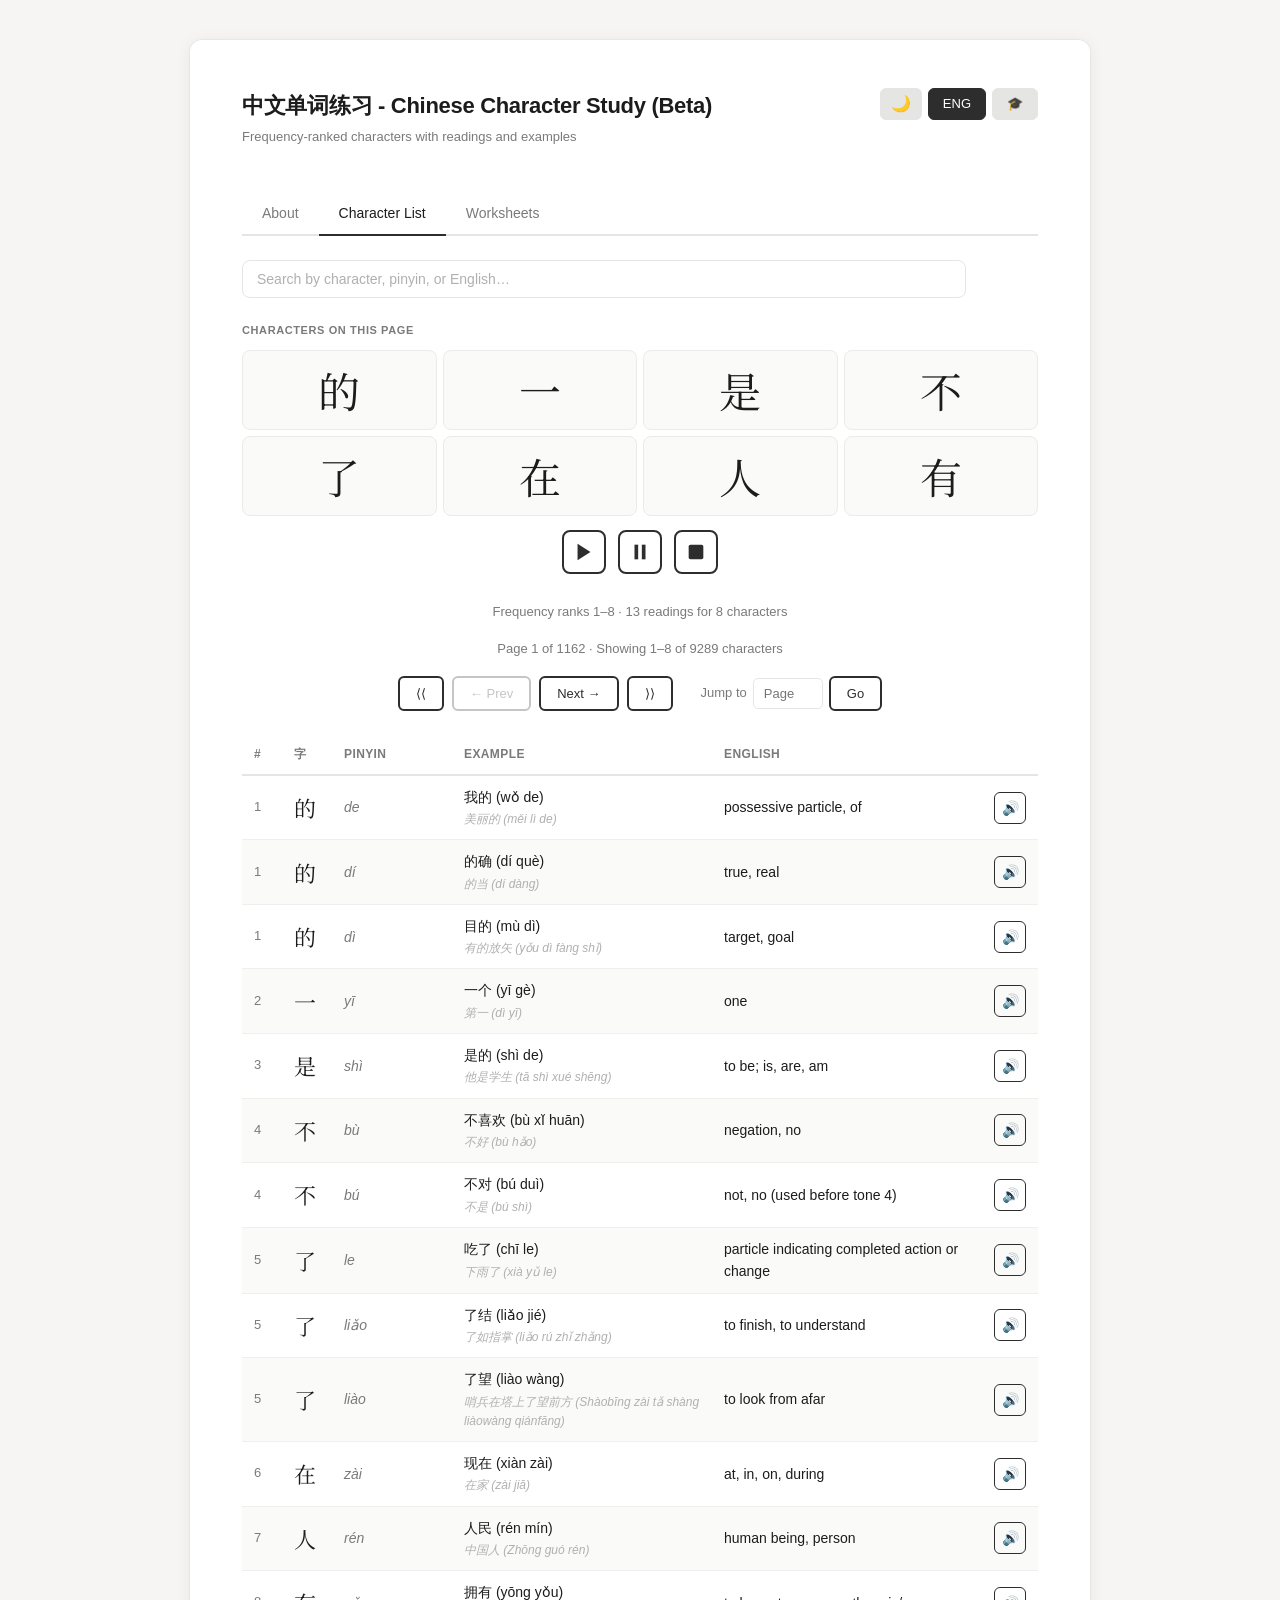
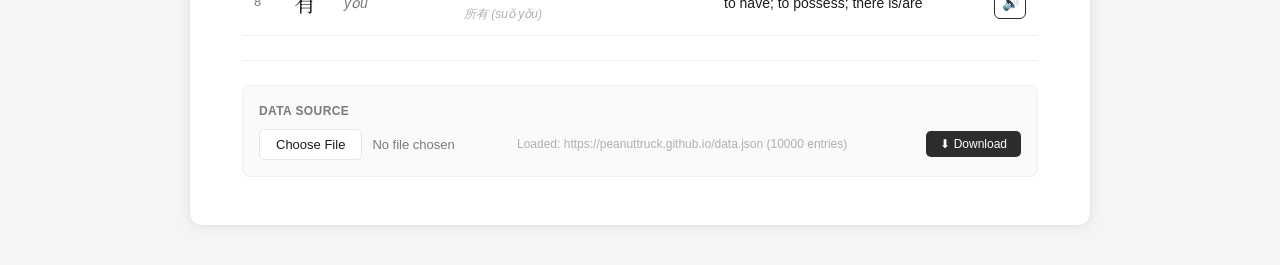
<file: index.html>
<!DOCTYPE html>
<html lang="en" data-theme="light">
<head>
    <meta charset="UTF-8">
    <meta name="viewport" content="width=device-width, initial-scale=1.0">
	<title>中文单词练习 - Chinese Character Study (Beta)</title>
    <link rel="preconnect" href="https://fonts.googleapis.com">
    <link rel="preconnect" href="https://fonts.gstatic.com" crossorigin>
    <link href="https://fonts.googleapis.com/css2?family=Noto+Serif+SC:wght@400;500;600&display=swap" rel="stylesheet">
    <link rel="stylesheet" href="styles.css">
</head>
<body>
    <div class="container">

        <div class="header-row">
            <div>
                <h1>中文单词练习 - Chinese Character Study (Beta)</h1>
		<p class="header-sub" id="header-sub">Frequency-ranked characters with readings and examples</p> <br>
				
            </div>
            <div class="toggle-group">
                <button id="toggle-dark" class="toggle-btn" title="Toggle dark mode">🌙</button>
                <button id="toggle-eng" class="toggle-btn" data-active="false" title="Show English definitions">ENG</button>
                <button id="toggle-study" class="toggle-btn" data-active="false" title="Study mode: hide pinyin &amp; examples">🎓</button>
            </div>
        </div>

        <!-- Navigation -->
        <nav class="top-nav">
            <a href="about.html">About</a>
            <a href="index.html" class="active">Character List</a>
            <a href="worksheets.html">Worksheets</a>
        </nav>

        <!-- Search -->

        <div class="search-bar">
            <input type="text" id="search-input" class="search-input"
                   placeholder="Search by character, pinyin, or English…"
                   autocomplete="off">
            <span class="search-info" id="search-info"></span>
        </div>

        <!-- Large character display grid -->
        <div class="char-grid-section">
            <div class="char-grid-label">Characters on this page</div>
            <div id="cbare" class="char-grid"></div>
            <div class="grid-actions">
                <button id="btn-speak-grid" class="grid-action-btn" title="Read all characters aloud" onclick="speakGrid()">
                    <svg width="22" height="22" viewBox="0 0 24 24" fill="currentColor">
                        <polygon points="5 3 19 12 5 21 5 3"/>
                    </svg>
                </button>
                <button id="btn-pause-grid" class="grid-action-btn" title="Pause" onclick="toggleGridPause()">
                    <svg width="22" height="22" viewBox="0 0 24 24" fill="currentColor">
                        <rect x="6" y="4" width="4" height="16"/>
                        <rect x="14" y="4" width="4" height="16"/>
                    </svg>
                </button>
                <button id="btn-stop-grid" class="grid-action-btn" title="Stop playback" onclick="stopGrid()">
                    <svg width="22" height="22" viewBox="0 0 24 24" fill="currentColor">
                        <rect x="4" y="4" width="16" height="16" rx="2"/>
                    </svg>
                </button>
            </div>
        </div>

		<div class="controls">
			<span class="page-info" id="infospan2"></span>
		</div>

        <!-- Controls: page info -->
        <div class="controls">
			<span class="page-info" id="infospan"></span>
        </div>

        <!-- Pagination -->
        <div class="pagination">
            <button onclick="jumpToPage(1)" title="First page">&#x27E8;&#x27E8;</button>
            <button class="prev" onclick="changePage(-1)">&#x2190; Prev</button>
            <button class="next" onclick="changePage(1)">Next &#x2192;</button>
            <button onclick="jumpToPage(-1)" title="Last page">&#x27E9;&#x27E9;</button>

            <span class="pagination-spacer"></span>

            <span class="jump-group">
                <label for="jump-page">Jump to</label>
                <input type="number" id="jump-page" min="1" placeholder="Page">
                <button onclick="jumpToPage()">Go</button>
            </span>
        </div>

        <!-- Detail table -->
        <div class="detail-section">
            <table id="characters-table">
                <thead></thead>
                <tbody></tbody>
            </table>
        </div>

        <hr>

        <!-- Local file loader -->
        <div class="file-section">
            <span class="file-label">Data source</span>
            <div class="file-row">
                <input type="file" id="local-data" accept=".json" class="file-input">
                <span class="file-status" id="datasource">Loading…</span>
                <button id="btn-download" class="download-btn" onclick="downloadData()" style="display:none" title="Download current data as JSON">⬇ Download</button>
            </div>
        </div>

    </div>
    <script src="script.js"></script>
</body>
</html>
</file>
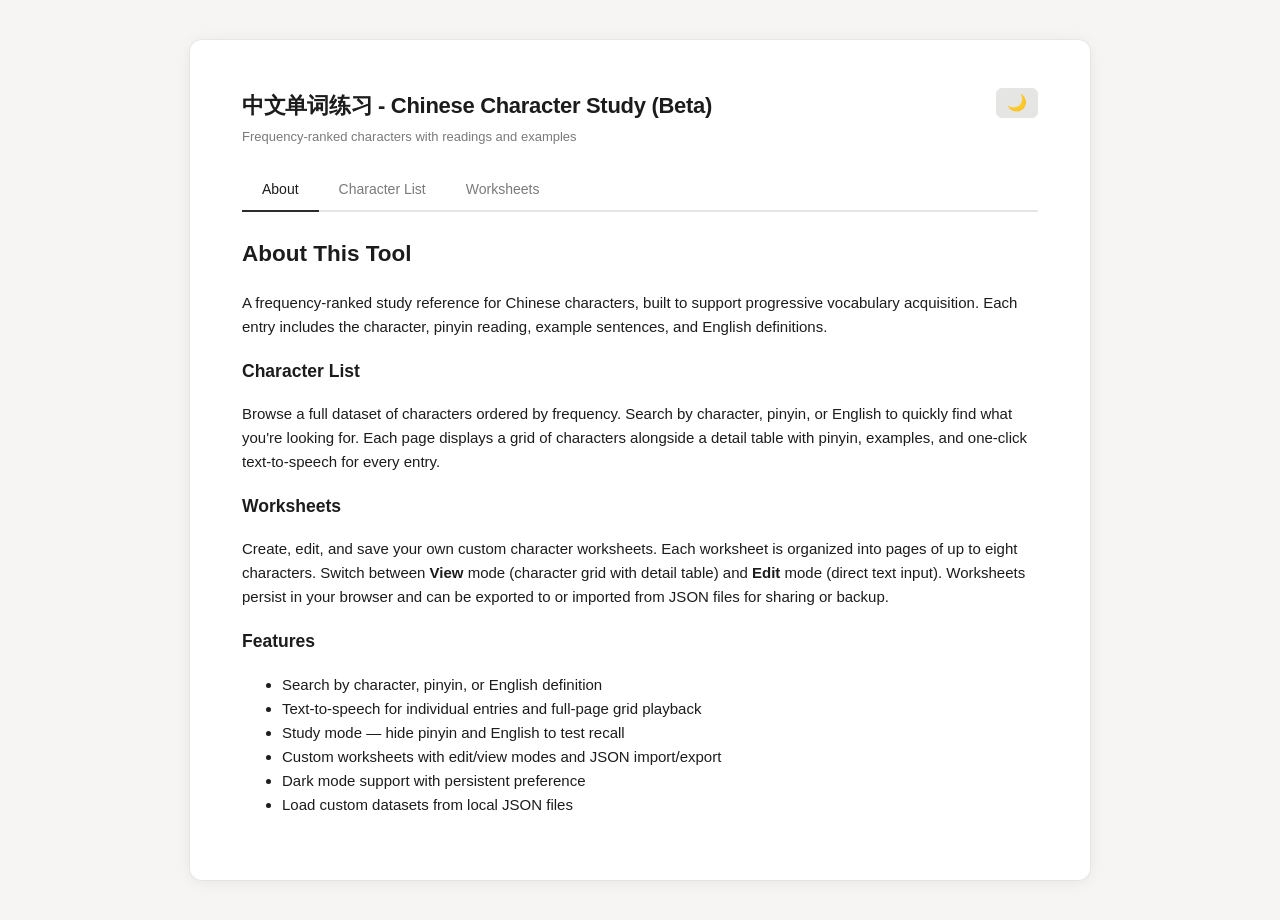
<file: about.html>
<!DOCTYPE html>
<html lang="en" data-theme="light">
<head>
    <meta charset="UTF-8">
    <meta name="viewport" content="width=device-width, initial-scale=1.0">
    <title>About — Chinese Character Study</title>
    <link rel="preconnect" href="https://fonts.googleapis.com">
    <link rel="preconnect" href="https://fonts.gstatic.com" crossorigin>
    <link href="https://fonts.googleapis.com/css2?family=Noto+Serif+SC:wght@400;500;600&display=swap" rel="stylesheet">
    <link rel="stylesheet" href="styles.css">
</head>
<body>
    <div class="container">

        <div class="header-row">
            <div>
                <h1>中文单词练习 - Chinese Character Study (Beta)</h1>
                <p class="header-sub">Frequency-ranked characters with readings and examples</p>
            </div>
            <div class="toggle-group">
                <button id="toggle-dark" class="toggle-btn" title="Toggle dark mode">🌙</button>
            </div>
        </div>

        <!-- Navigation -->
        <nav class="top-nav">
            <a href="about.html" class="active">About</a>
            <a href="index.html">Character List</a>
            <a href="worksheets.html">Worksheets</a>
        </nav>

        <h2>About This Tool</h2>
        <p>
            A frequency-ranked study reference for Chinese characters, built to support
            progressive vocabulary acquisition. Each entry includes the character, pinyin
            reading, example sentences, and English definitions.
        </p>

        <h3>Character List</h3>
        <p>
            Browse a full dataset of characters ordered by frequency. Search by character,
            pinyin, or English to quickly find what you're looking for. Each page displays
            a grid of characters alongside a detail table with pinyin, examples, and
            one-click text-to-speech for every entry.
        </p>

        <h3>Worksheets</h3>
        <p>
            Create, edit, and save your own custom character worksheets. Each worksheet
            is organized into pages of up to eight characters. Switch between <strong>View</strong>
            mode (character grid with detail table) and <strong>Edit</strong> mode (direct text input).
            Worksheets persist in your browser and can be exported to or imported from JSON
            files for sharing or backup.
        </p>

        <h3>Features</h3>
        <ul>
            <li>Search by character, pinyin, or English definition</li>
            <li>Text-to-speech for individual entries and full-page grid playback</li>
            <li>Study mode — hide pinyin and English to test recall</li>
            <li>Custom worksheets with edit/view modes and JSON import/export</li>
            <li>Dark mode support with persistent preference</li>
            <li>Load custom datasets from local JSON files</li>
        </ul>

    </div>

    <!-- Shared dark-mode restoration -->
    <script>
(function () {
    var saved = localStorage.getItem('ccs-dark-mode') || '0';
    document.documentElement.setAttribute('data-theme', saved === '1' ? 'dark' : 'light');
    var btn = document.getElementById('toggle-dark');
    if (btn) btn.textContent = saved === '1' ? '☀' : '🌙';
    if (btn) btn.addEventListener('click', function () {
        var cur = document.documentElement.getAttribute('data-theme');
        var next = cur === 'dark' ? 'light' : 'dark';
        document.documentElement.setAttribute('data-theme', next);
        btn.textContent = next === 'dark' ? '☀' : '🌙';
        localStorage.setItem('ccs-dark-mode', next === 'dark' ? '1' : '0');
    });
})();
    </script>
</body>
</html>
</file>
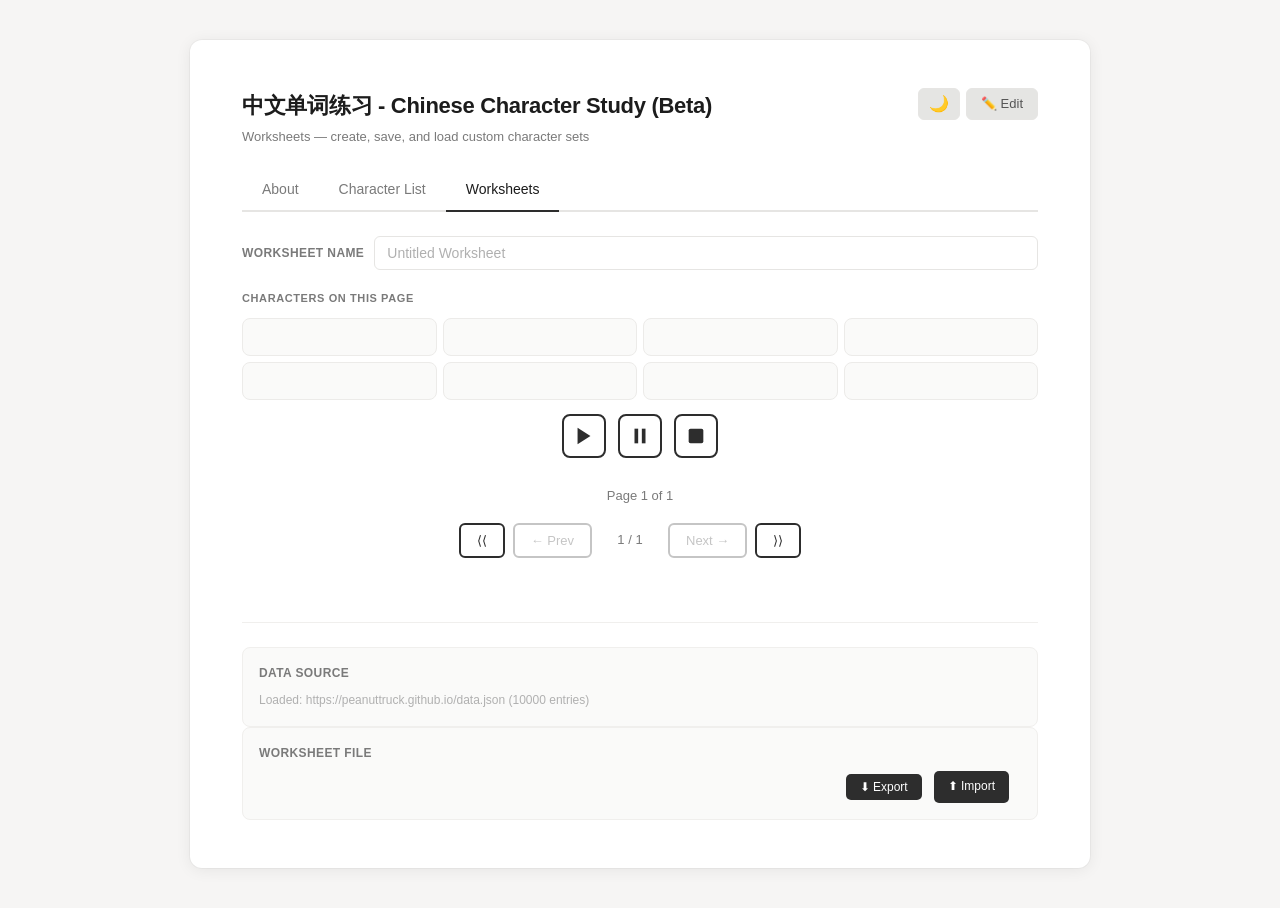
<file: worksheets.html>
<!DOCTYPE html>
<html lang="en" data-theme="light">
<head>
    <meta charset="UTF-8">
    <meta name="viewport" content="width=device-width, initial-scale=1.0">
    <title>Worksheets — Chinese Character Study</title>
    <link rel="preconnect" href="https://fonts.googleapis.com">
    <link rel="preconnect" href="https://fonts.gstatic.com" crossorigin>
    <link href="https://fonts.googleapis.com/css2?family=Noto+Serif+SC:wght@400;500;600&display=swap" rel="stylesheet">
    <link rel="stylesheet" href="styles.css">
</head>
<body>
    <div class="container">

        <div class="header-row">
            <div>
                <h1>中文单词练习 - Chinese Character Study (Beta)</h1>
                <p class="header-sub">Worksheets — create, save, and load custom character sets</p>
            </div>
            <div class="toggle-group">
                <button id="toggle-dark" class="toggle-btn" title="Toggle dark mode">🌙</button>
                <button id="toggle-edit" class="toggle-btn" data-active="false" title="Toggle edit mode">✏️ Edit</button>
            </div>
        </div>

        <!-- Navigation -->
        <nav class="top-nav">
            <a href="about.html">About</a>
            <a href="index.html">Character List</a>
            <a href="worksheets.html" class="active">Worksheets</a>
        </nav>

        <!-- Worksheet title (editable) -->
        <div class="ws-title-row">
            <label class="ws-title-label" for="ws-title">Worksheet name</label>
            <input type="text" id="ws-title" class="ws-title-input" placeholder="Untitled Worksheet" maxlength="80">
        </div>

        <!-- Character grid (view/edit) -->
        <div class="char-grid-section">
            <div class="char-grid-label" id="grid-label">Characters on this page</div>
            <div id="cbare" class="char-grid"></div>
            <div class="grid-actions">
                <button id="btn-speak-grid" class="grid-action-btn" title="Read all characters aloud" onclick="speakGrid()">
                    <svg width="22" height="22" viewBox="0 0 24 24" fill="currentColor">
                        <polygon points="5 3 19 12 5 21 5 3"/>
                    </svg>
                </button>
                <button id="btn-pause-grid" class="grid-action-btn" title="Pause" onclick="toggleGridPause()">
                    <svg width="22" height="22" viewBox="0 0 24 24" fill="currentColor">
                        <rect x="6" y="4" width="4" height="16"/>
                        <rect x="14" y="4" width="4" height="16"/>
                    </svg>
                </button>
                <button id="btn-stop-grid" class="grid-action-btn" title="Stop playback" onclick="stopGrid()">
                    <svg width="22" height="22" viewBox="0 0 24 24" fill="currentColor">
                        <rect x="4" y="4" width="16" height="16" rx="2"/>
                    </svg>
                </button>
            </div>

            <!-- Save button (edit mode only) -->
            <div id="save-row" class="save-row" style="display:none">
                <button id="btn-save" class="ws-save-btn" onclick="saveWorksheet()">💾 Save Worksheet</button>
                <span class="save-status" id="save-status"></span>
            </div>
        </div>

        <!-- Page info -->
        <div class="controls">
            <span class="page-info" id="infospan"></span>
        </div>

        <!-- Pagination -->
        <div class="pagination" id="pagination-row">
            <button onclick="jumpToPage(1)" title="First page">&#x27E8;&#x27E8;</button>
            <button class="prev" onclick="changePage(-1)">&#x2190; Prev</button>
            <span class="page-indicator" id="page-indicator"></span>
            <button class="next" onclick="changePage(1)">Next &#x2192;</button>
            <button onclick="jumpToPage(-1)" title="Last page">&#x27E9;&#x27E9;</button>

            <span class="pagination-spacer"></span>

            <!-- Page management (edit mode only) -->
            <span id="page-mgmt" class="page-mgmt" style="display:none">
                <button class="page-mgmt-btn" onclick="addPage()" title="Add a new page after current">+ Page</button>
                <button class="page-mgmt-btn page-mgmt-remove" onclick="removePage()" title="Remove current page">− Page</button>
            </span>
        </div>

        <!-- Sub info -->
        <div class="controls">
            <span class="page-info" id="infospan2"></span>
        </div>

        <!-- Detail table -->
        <div class="detail-section">
            <table id="characters-table">
                <thead></thead>
                <tbody></tbody>
            </table>
        </div>

        <hr>

        <!-- Data source status -->
        <div class="file-section">
            <span class="file-label">Data source</span>
            <div class="file-row">
                <span class="file-status" id="datasource">Loading…</span>
            </div>
        </div>

        <!-- Import / Export -->
        <div class="file-section">
            <span class="file-label">Worksheet file</span>
            <div class="file-row">
                <button class="download-btn" onclick="exportWorksheet()" title="Download worksheet as JSON">⬇ Export</button>
                <label class="import-btn" title="Load worksheet from a JSON file">
                    ⬆ Import
                    <input type="file" id="ws-import-file" accept=".json" onchange="importWorksheet(event)" style="display:none">
                </label>
                <span class="file-status" id="import-status"></span>
            </div>
        </div>

    </div>
    <script src="worksheet.js"></script>
</body>
</html>
</file>
<file: styles.css>
/* ═══════════════════════════════════════════════════════════════════════════
   Chinese Character Study — Modern Minimalist
   Greyscale palette with subtle pale accents.  Light + Dark themes.
   ═══════════════════════════════════════════════════════════════════════════ */

/* ── Light theme (default) ───────────────────────────────────────────────── */
:root,
[data-theme="light"] {
    --bg:            #f6f5f4;
    --surface:       #ffffff;
    --text:          #1c1c1c;
    --text-muted:    #7a7a7a;
    --text-faint:    #b0b0b0;
    --border:        #e6e5e3;
    --border-light:  #f0efed;
    --hover:         #f2f1f0;
    --char-bg:       #fafaf9;
    --char-border:   #ecebe9;
    --btn-bg:        #2d2d2d;
    --btn-hover:     #1a1a1a;
    --btn-disabled:  #c5c5c5;
    --toggle-off:    #e5e5e3;
    --toggle-on:     #2d2d2d;
    --toggle-text:   #555;
    --toggle-text-on:#fff;
    --shadow-sm:     0 1px 2px rgba(0,0,0,0.04);
    --shadow-md:     0 2px 16px rgba(0,0,0,0.07), 0 0 0 1px rgba(0,0,0,0.03);
    --study-hidden:  #d5d5d3;
    --search-bg:     #fafaf9;
    --input-bg:      #ffffff;
    --font-serif:    'Noto Serif SC', 'Songti SC', 'SimSun', serif;
}

/* ── Dark theme ──────────────────────────────────────────────────────────── */
[data-theme="dark"] {
    --bg:            #1a1a1c;
    --surface:       #242426;
    --text:          #e4e4e4;
    --text-muted:    #9a9a9a;
    --text-faint:    #666;
    --border:        #38383a;
    --border-light:  #303032;
    --hover:         #2c2c2e;
    --char-bg:       #2a2a2c;
    --char-border:   #363638;
    --btn-bg:        #e4e4e4;
    --btn-hover:     #ffffff;
    --btn-disabled:  #444;
    --toggle-off:    #38383a;
    --toggle-on:     #e4e4e4;
    --toggle-text:   #9a9a9a;
    --toggle-text-on:#1a1a1c;
    --shadow-sm:     0 1px 2px rgba(0,0,0,0.2);
    --shadow-md:     0 2px 16px rgba(0,0,0,0.35), 0 0 0 1px rgba(255,255,255,0.04);
    --study-hidden:  #48484a;
    --search-bg:     #2a2a2c;
    --input-bg:      #2a2a2c;
    --font-serif:    'Noto Serif SC', 'Songti SC', 'SimSun', serif;
}

/* ── Base ────────────────────────────────────────────────────────────────── */
*, *::before, *::after { box-sizing: border-box; }

body {
    margin: 0;
    padding: 0;
    font-family: -apple-system, BlinkMacSystemFont, 'Segoe UI', Roboto,
                 'Helvetica Neue', Arial, sans-serif;
    font-size: 15px;
    line-height: 1.6;
    color: var(--text);
    background: var(--bg);
    -webkit-font-smoothing: antialiased;
    transition: background 0.2s, color 0.2s;
}

/* ── Container ───────────────────────────────────────────────────────────── */
.container {
    max-width: 900px;
    margin: 40px auto;
    padding: 48px 52px;
    background: var(--surface);
    border-radius: 12px;
    box-shadow: var(--shadow-md);
    transition: background 0.2s, box-shadow 0.2s;
}

@media (max-width: 960px) {
    .container {
        margin: 16px;
        padding: 28px 22px;
        border-radius: 8px;
    }
}

/* ── Header ──────────────────────────────────────────────────────────────── */
.header-row {
    display: flex;
    align-items: flex-start;
    justify-content: space-between;
    gap: 16px;
    margin-bottom: 20px;
    flex-wrap: wrap;
}

h1 {
    margin: 0 0 4px;
    font-size: 22px;
    font-weight: 600;
    color: var(--text);
    letter-spacing: -0.3px;
}

.header-sub {
    margin: 0;
    font-size: 13px;
    color: var(--text-muted);
}

/* ── Toggle buttons ──────────────────────────────────────────────────────── */
.toggle-group {
    display: flex;
    gap: 6px;
    flex-shrink: 0;
}

.toggle-btn {
    padding: 6px 14px;
    font-size: 13px;
    font-family: inherit;
    font-weight: 500;
    color: var(--toggle-text);
    background: var(--toggle-off);
    border: 1px solid var(--border);
    border-radius: 6px;
    cursor: pointer;
    transition: background 0.15s, color 0.15s, border-color 0.15s;
    white-space: nowrap;
    line-height: 1.4;
}

.toggle-btn:hover {
    border-color: var(--text-muted);
}

.toggle-btn[data-active="true"] {
    color: var(--toggle-text-on);
    background: var(--btn-bg);
    border-color: var(--btn-bg);
}

#toggle-dark {
    font-size: 16px;
    padding: 6px 10px;
    line-height: 1;
}

/* ── Top Navigation ──────────────────────────────────────────────────────── */
.top-nav {
    display: flex;
    gap: 0;
    margin-bottom: 24px;
    border-bottom: 2px solid var(--border);
}

.top-nav a {
    display: inline-block;
    padding: 10px 20px;
    font-size: 14px;
    font-weight: 500;
    color: var(--text-muted);
    text-decoration: none;
    border-bottom: 2px solid transparent;
    margin-bottom: -2px;
    transition: color 0.15s, border-color 0.15s;
}

.top-nav a:hover {
    color: var(--text);
    border-bottom-color: var(--text-faint);
}

.top-nav a.active {
    color: var(--text);
    border-bottom-color: var(--btn-bg);
}

/* ── Search bar ──────────────────────────────────────────────────────────── */
.search-bar {
    display: flex;
    align-items: center;
    gap: 12px;
    margin-bottom: 24px;
}

.search-input {
    flex: 1;
    padding: 10px 14px;
    font-size: 14px;
    font-family: inherit;
    color: var(--text);
    background: var(--input-bg);
    border: 1px solid var(--border);
    border-radius: 8px;
    outline: none;
    transition: border-color 0.15s, background 0.2s;
}

.search-input:focus {
    border-color: var(--text-muted);
}

.search-input::placeholder {
    color: var(--text-faint);
}

.search-info {
    font-size: 12px;
    color: var(--text-faint);
    white-space: nowrap;
    min-width: 60px;
    text-align: right;
}

/* ── Character Grid ──────────────────────────────────────────────────────── */
.char-grid-section {
    margin-bottom: 28px;
}

.char-grid-label {
    font-size: 11px;
    font-weight: 600;
    text-transform: uppercase;
    letter-spacing: 0.6px;
    color: var(--text-muted);
    margin-bottom: 10px;
}

/* ── Grid action buttons (play / pause / stop) ──────────────────────────── */
.grid-actions {
    display: flex;
    justify-content: center;
    gap: 12px;
    margin-top: 14px;
}

.grid-action-btn {
    display: inline-flex;
    align-items: center;
    justify-content: center;
    width: 44px;
    height: 44px;
    padding: 0;
    background: transparent;
    color: var(--btn-bg);
    border: 2px solid var(--btn-bg);
    border-radius: 8px;
    cursor: pointer;
    transition: background 0.15s, color 0.15s, border-color 0.15s, transform 0.1s;
}

.grid-action-btn:hover {
    transform: scale(1.06);
}

.grid-action-btn:active {
    transform: scale(0.94);
}

.grid-action-btn.active {
    background: var(--btn-bg);
    color: var(--toggle-text-on);
    border-color: var(--btn-bg);
}

.grid-action-btn.active:hover {
    background: var(--btn-hover);
    border-color: var(--btn-hover);
}

.grid-action-btn svg {
    display: block;
}

.char-grid {
    display: grid;
    grid-template-columns: repeat(4, 1fr);
    gap: 6px;
}

@media (max-width: 520px) {
    .char-grid {
        grid-template-columns: repeat(2, 1fr);
    }
}

.char-cell {
    display: flex;
    align-items: center;
    justify-content: center;
    padding: 18px 8px;
    font-family: var(--font-serif);
    font-size: 42px;
    font-weight: 400;
    background: var(--char-bg);
    border: 1px solid var(--char-border);
    border-radius: 8px;
    line-height: 1;
    cursor: default;
    transition: background 0.2s, border-color 0.2s, filter 0.2s, transform 0.15s, box-shadow 0.15s;
}

.char-cell:hover {
    transform: translateY(-2px);
    box-shadow: 0 3px 10px rgba(0,0,0,0.07);
    border-color: var(--btn-bg);
}

/* ── Detail Table ────────────────────────────────────────────────────────── */
.detail-section {
    margin-bottom: 16px;
}

#characters-table {
    width: 100%;
    border-collapse: collapse;
    font-size: 14px;
}

#characters-table thead th {
    padding: 10px 12px;
    text-align: left;
    font-weight: 600;
    font-size: 12px;
    text-transform: uppercase;
    letter-spacing: 0.4px;
    color: var(--text-muted);
    border-bottom: 2px solid var(--border);
    white-space: nowrap;
}

#characters-table td {
    padding: 10px 12px;
    border-bottom: 1px solid var(--border-light);
    vertical-align: middle;
    transition: color 0.15s;
}

#characters-table tbody tr:hover {
    background: var(--hover);
}

#characters-table tbody tr:nth-child(even) {
    background: var(--char-bg);
}

#characters-table tbody tr:nth-child(even):hover {
    background: var(--hover);
}

#characters-table td:nth-child(1) { /* rank */
    width: 40px;
    color: var(--text-muted);
    font-size: 13px;
}

#characters-table td:nth-child(2) { /* character */
    font-family: var(--font-serif);
    font-size: 22px;
    font-weight: 400;
    width: 50px;
}

#characters-table td:nth-child(3) { /* pinyin */
    font-style: italic;
    color: var(--text-muted);
    width: 120px;
}

#characters-table td:nth-child(4) { /* example */
    width: 260px;
}

/* ── English column visibility ──────────────────────────────────────────── */
.hide-eng .col-eng {
    display: none;
}

/* ── Responsive table: drop fixed column widths on narrow screens ─────── */
@media (max-width: 640px) {
    #characters-table td:nth-child(3),
    #characters-table td:nth-child(4) {
        width: auto;
    }
}

/* ── Extra example ──────────────────────────────────────────────────────── */
.extra-example {
    display: block;
    font-size: 12px;
    color: var(--text-faint);
    margin-top: 2px;
    font-style: italic;
}

/* ── Page transitions ──────────────────────────────────────────────────── */
#cbare,
#characters-table tbody {
    transition: opacity 0.12s;
}

/* ── Study mode — blur grid, hide detail table ─────────────────────────── */
.study-mode .detail-section {
    display: none;
}

.study-mode .char-cell {
    filter: blur(12px);
}

/* ── Controls ────────────────────────────────────────────────────────────── */
.controls {
    display: flex;
    align-items: center;
    justify-content: center;
    margin-bottom: 16px;
}

.page-info {
    font-size: 13px;
    color: var(--text-muted);
}

/* ── Pagination ──────────────────────────────────────────────────────────── */
.pagination {
    display: flex;
    align-items: center;
    justify-content: center;
    flex-wrap: wrap;
    gap: 8px;
    margin-bottom: 24px;
}

.pagination button {
    padding: 8px 16px;
    font-size: 13px;
    font-family: inherit;
    font-weight: 500;
    color: var(--btn-bg);
    background: transparent;
    border: 2px solid var(--btn-bg);
    border-radius: 6px;
    cursor: pointer;
    transition: background 0.15s, color 0.15s, border-color 0.15s;
}

.pagination button:hover:not(:disabled) {
    background: var(--btn-bg);
    color: var(--toggle-text-on);
}

.pagination button:disabled {
    color: var(--btn-disabled);
    border-color: var(--btn-disabled);
    background: transparent;
    cursor: default;
}

.pagination-spacer {
    width: 12px;
}

.jump-group {
    display: flex;
    align-items: center;
    gap: 6px;
    font-size: 13px;
    color: var(--text-muted);
}

.jump-group input[type="number"] {
    width: 70px;
    padding: 7px 10px;
    font-size: 13px;
    font-family: inherit;
    border: 1px solid var(--border);
    border-radius: 5px;
    background: var(--input-bg);
    color: var(--text);
    outline: none;
    transition: border-color 0.15s, background 0.2s;
}

.jump-group input[type="number"]:focus {
    border-color: var(--text-muted);
}

/* ── File section ────────────────────────────────────────────────────────── */
.file-section {
    padding: 16px;
    background: var(--char-bg);
    border: 1px solid var(--border-light);
    border-radius: 8px;
    transition: background 0.2s, border-color 0.2s;
}

.file-label {
    display: block;
    font-size: 12px;
    font-weight: 600;
    text-transform: uppercase;
    letter-spacing: 0.4px;
    color: var(--text-muted);
    margin-bottom: 8px;
}

.file-row {
    display: flex;
    align-items: center;
    gap: 12px;
    flex-wrap: wrap;
}

.file-input {
    font-size: 13px;
    color: var(--text-muted);
}

.file-input::file-selector-button {
    padding: 7px 16px;
    font-size: 13px;
    font-family: inherit;
    font-weight: 500;
    color: var(--text);
    background: var(--surface);
    border: 1px solid var(--border);
    border-radius: 5px;
    cursor: pointer;
    margin-right: 10px;
    transition: background 0.15s;
}

.file-input::file-selector-button:hover {
    background: var(--hover);
}

.file-status {
    font-size: 12px;
    color: var(--text-faint);
}

.download-btn {
    padding: 6px 14px;
    font-size: 12px;
    font-family: inherit;
    font-weight: 500;
    color: var(--toggle-text-on);
    background: var(--btn-bg);
    border: none;
    border-radius: 5px;
    cursor: pointer;
    transition: background 0.15s;
    margin-left: auto;
}

.download-btn:hover {
    background: var(--btn-hover);
}

/* ── Speak button ────────────────────────────────────────────────────────── */
.col-audio {
    width: 40px;
    text-align: center;
}

.speak-btn {
    display: inline-flex;
    align-items: center;
    justify-content: center;
    width: 32px;
    height: 32px;
    padding: 0;
    font-size: 14px;
    line-height: 1;
    color: var(--btn-bg);
    background: transparent;
    border: 1.5px solid var(--btn-bg);
    border-radius: 6px;
    cursor: pointer;
    transition: background 0.15s, color 0.15s, border-color 0.15s;
}

.speak-btn:hover {
    background: var(--btn-bg);
    color: var(--toggle-text-on);
}

.speak-btn:active {
    background: var(--btn-hover);
    color: var(--toggle-text-on);
}

/* ── Divider ─────────────────────────────────────────────────────────────── */
hr {
    border: none;
    border-top: 1px solid var(--border-light);
    margin: 24px 0;
}

/* ── Worksheet: title row ────────────────────────────────────────────────── */
.ws-title-row {
    display: flex;
    align-items: center;
    gap: 10px;
    margin-bottom: 20px;
}

.ws-title-label {
    font-size: 12px;
    font-weight: 600;
    text-transform: uppercase;
    letter-spacing: 0.4px;
    color: var(--text-muted);
    white-space: nowrap;
}

.ws-title-input {
    flex: 1;
    padding: 8px 12px;
    font-size: 14px;
    font-family: inherit;
    color: var(--text);
    background: var(--input-bg);
    border: 1px solid var(--border);
    border-radius: 6px;
    outline: none;
    transition: border-color 0.15s, background 0.2s;
}

.ws-title-input:focus {
    border-color: var(--text-muted);
}

.ws-title-input::placeholder {
    color: var(--text-faint);
}

/* ── Worksheet: edit-mode character inputs ──────────────────────────────── */
.char-input {
    display: flex;
    align-items: center;
    justify-content: center;
    padding: 18px 8px;
    font-family: var(--font-serif);
    font-size: 42px;
    font-weight: 400;
    color: var(--text);
    background: var(--char-bg);
    border: 1px dashed var(--char-border);
    border-radius: 8px;
    line-height: 1;
    text-align: center;
    width: 100%;
    outline: none;
    transition: border-color 0.15s, background 0.2s, box-shadow 0.15s;
}

.char-input:focus {
    border-color: var(--btn-bg);
    border-style: solid;
    background: var(--input-bg);
    box-shadow: 0 0 0 2px var(--border);
}

.char-input::placeholder {
    color: var(--text-faint);
    font-size: 16px;
    font-family: -apple-system, BlinkMacSystemFont, 'Segoe UI', Roboto, sans-serif;
}

/* ── Worksheet: save row ────────────────────────────────────────────────── */
.save-row {
    display: flex;
    align-items: center;
    justify-content: center;
    gap: 12px;
    margin-top: 16px;
}

.ws-save-btn {
    padding: 10px 24px;
    font-size: 14px;
    font-family: inherit;
    font-weight: 500;
    color: var(--toggle-text-on);
    background: var(--btn-bg);
    border: none;
    border-radius: 6px;
    cursor: pointer;
    transition: background 0.15s;
}

.ws-save-btn:hover {
    background: var(--btn-hover);
}

.save-status {
    font-size: 13px;
    color: var(--text-muted);
    min-width: 80px;
}

/* ── Worksheet: page management buttons ──────────────────────────────────── */
.page-mgmt {
    display: flex;
    gap: 6px;
}

.page-mgmt-btn {
    padding: 6px 14px;
    font-size: 12px;
    font-family: inherit;
    font-weight: 500;
    color: var(--btn-bg);
    background: transparent;
    border: 1.5px solid var(--btn-bg);
    border-radius: 5px;
    cursor: pointer;
    transition: background 0.15s, color 0.15s;
}

.page-mgmt-btn:hover {
    background: var(--btn-bg);
    color: var(--toggle-text-on);
}

.page-mgmt-remove:hover {
    background: #c0392b;
    border-color: #c0392b;
    color: #fff;
}

/* ── Worksheet: page indicator (replaces jump-group in edit mode) ───────── */
.page-indicator {
    font-size: 13px;
    font-weight: 500;
    color: var(--text-muted);
    min-width: 60px;
    text-align: center;
}

/* ── Worksheet: import button ────────────────────────────────────────────── */
.import-btn {
    display: inline-block;
    padding: 6px 14px;
    font-size: 12px;
    font-family: inherit;
    font-weight: 500;
    color: var(--toggle-text-on);
    background: var(--btn-bg);
    border: none;
    border-radius: 5px;
    cursor: pointer;
    transition: background 0.15s;
}

.import-btn:hover {
    background: var(--btn-hover);
}

/* ── Edit-mode pagination tweaks ────────────────────────────────────────── */
.edit-mode-pagination .jump-group {
    display: none;
}

.edit-mode-pagination .pagination-spacer {
    width: 24px;
}

/* ── Keyboard shortcut hint ──────────────────────────────────────────────── */
.kbd-hint {
    display: inline-block;
    margin-left: 8px;
    font-size: 11px;
    color: var(--text-faint);
}

.kbd-hint kbd {
    display: inline-block;
    padding: 1px 6px;
    font-size: 10px;
    font-family: inherit;
    color: var(--text-muted);
    background: var(--char-bg);
    border: 1px solid var(--border);
    border-radius: 3px;
    vertical-align: 1px;
}
</file>
